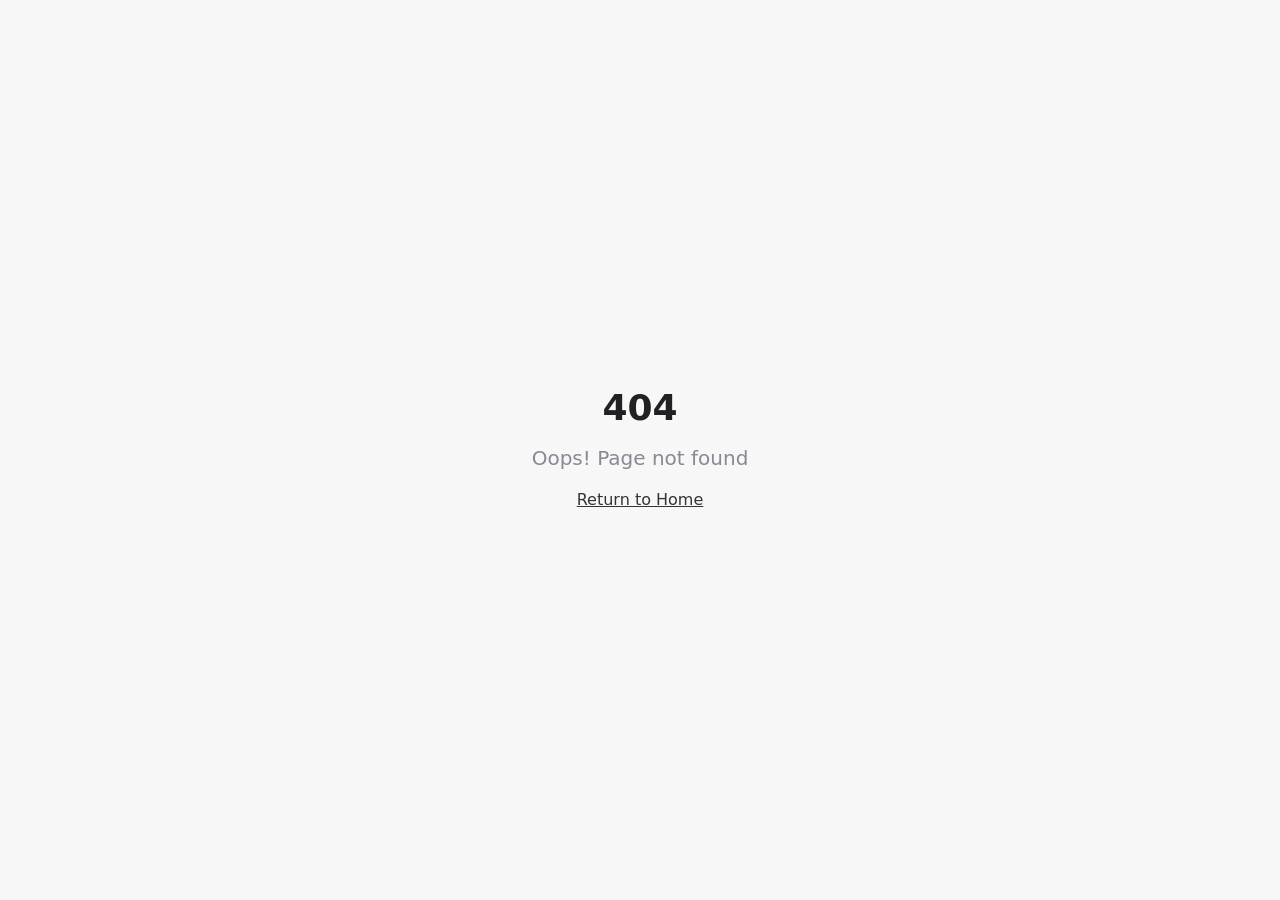
<file: index.html>
<!doctype html>
<html lang="en">
  <head>
    <meta charset="UTF-8" />
    <meta name="viewport" content="width=device-width, initial-scale=1.0" />
    <title>Alvin Ekelund</title>
    <meta name="description" content="Alvin Ekelund. M.S. in Data Science at Harvard, Boston. AI research and engineering, with work in interpretability, LLM evaluation, agent systems and graphics.">
    <meta name="author" content="Alvin Ekelund" />
    <meta name="keywords" content="Alvin Ekelund, AI research, interpretability, LLM evaluation, machine learning, portfolio" />

    <link rel="icon" href="/favicon.svg" type="image/svg+xml" />
    <link rel="alternate icon" href="/favicon.ico" sizes="16x16 32x32 48x48" />
    <link rel="apple-touch-icon" href="/apple-touch-icon.png" />

    <meta property="og:type" content="website" />
    <meta property="og:url" content="https://alvinekelund.com" />
    <meta property="og:title" content="Alvin Ekelund" />
    <meta property="og:description" content="Alvin Ekelund. M.S. in Data Science at Harvard, Boston. AI research and engineering, with work in interpretability, LLM evaluation, agent systems and graphics." />
    <meta property="og:image" content="https://alvinekelund.com/hero-profile.png" />
    <meta name="twitter:card" content="summary" />
    <meta name="twitter:title" content="Alvin Ekelund" />
    <meta name="twitter:description" content="Alvin Ekelund. M.S. in Data Science at Harvard, Boston. AI research and engineering, with work in interpretability, LLM evaluation, agent systems and graphics." />
    <meta name="twitter:image" content="https://alvinekelund.com/hero-profile.png" />
    <script type="module" crossorigin src="/assets/index-DmsJ_-jW.js"></script>
    <link rel="stylesheet" crossorigin href="/assets/index-Dgtzt25T.css">
  </head>

  <body>
    <div id="root"></div>
  </body>
</html>
</file>
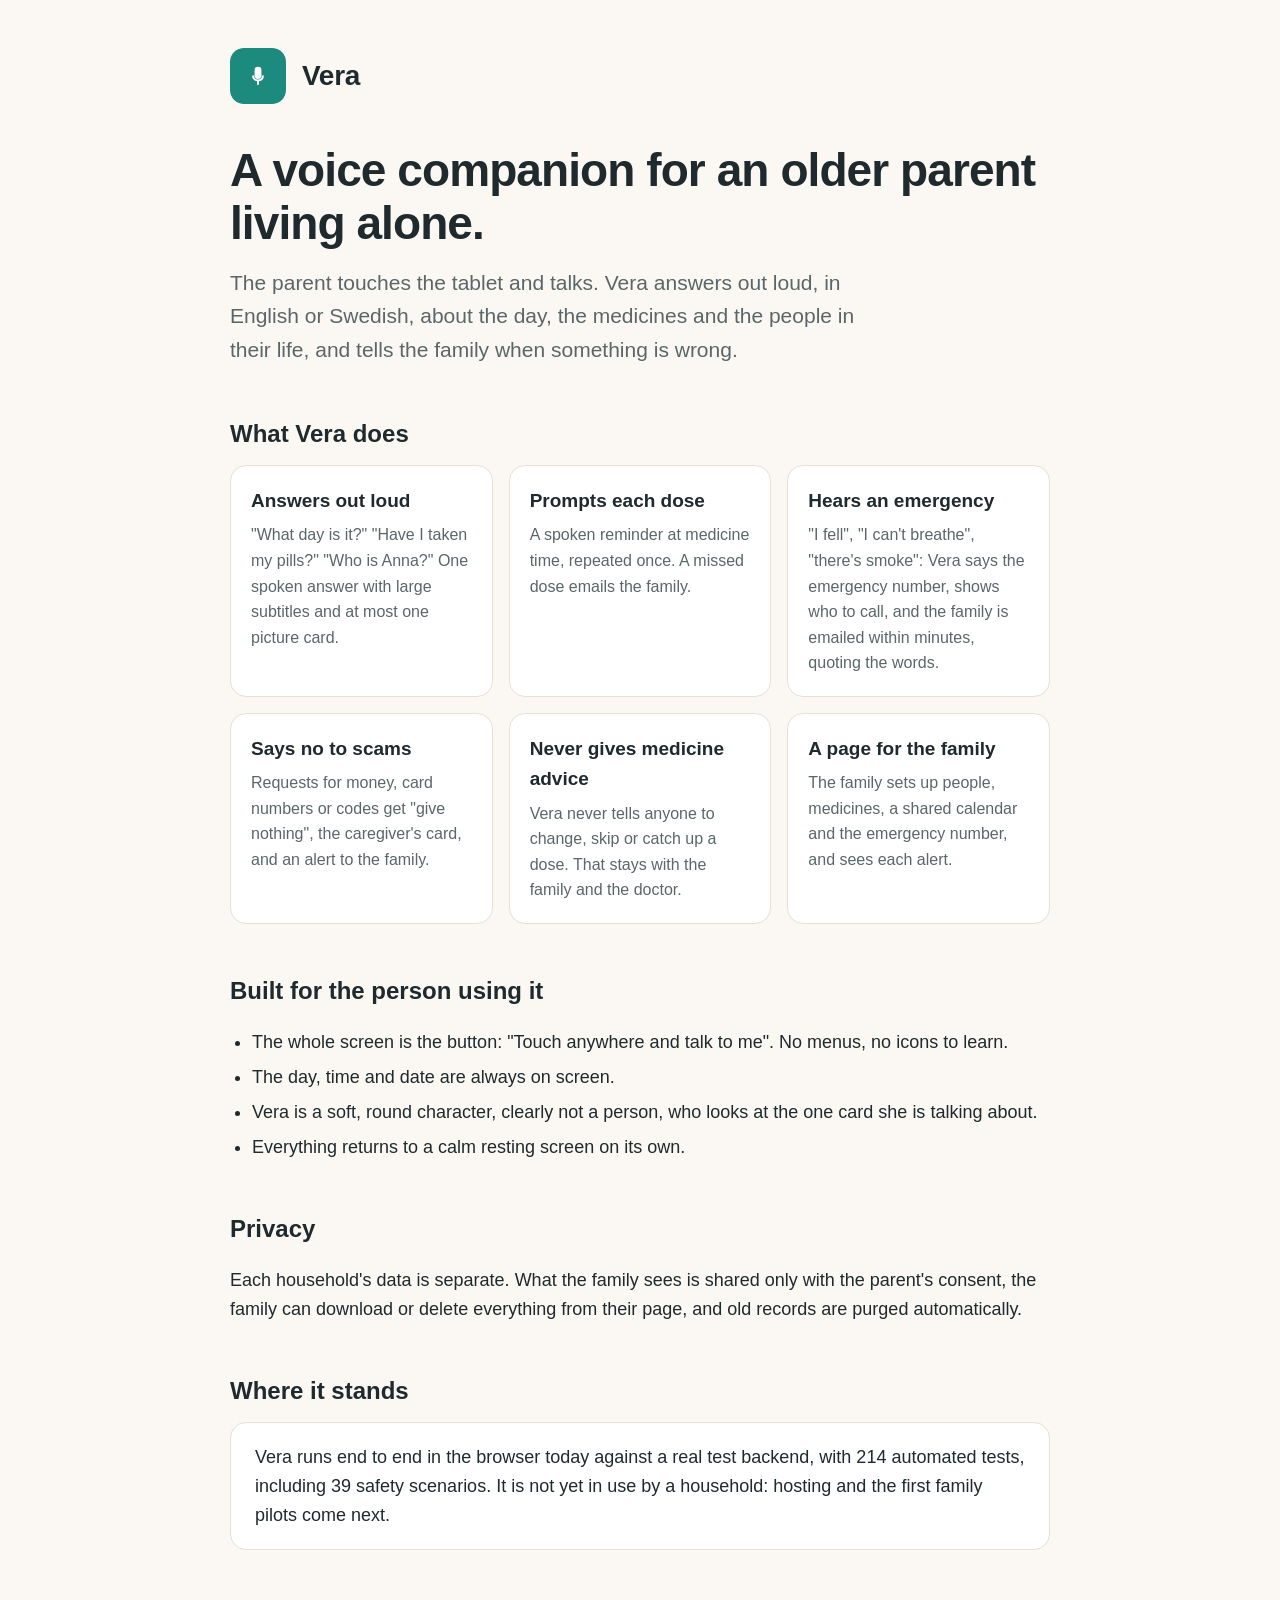
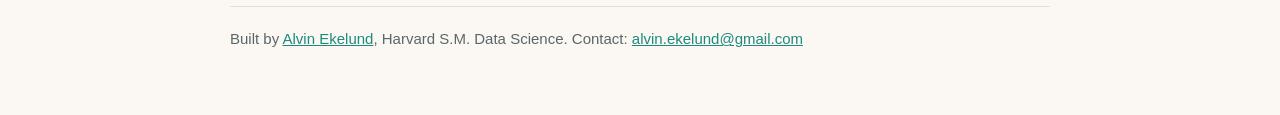
<file: vera/index.html>
<!doctype html>
<html lang="en">
<head>
<meta charset="utf-8">
<meta name="viewport" content="width=device-width, initial-scale=1">
<title>Vera: a voice companion for an older parent</title>
<meta name="description" content="Vera is an AI companion for an older parent living alone. The parent talks to a tablet; Vera answers out loud about the day, the medicines and the people in their life, and tells the family when something is wrong.">
<meta property="og:title" content="Vera: a voice companion for an older parent">
<meta property="og:description" content="Touch the tablet and talk. Vera answers out loud, prompts each dose, and emails the family when a dose is missed or she hears &quot;I fell&quot;.">
<meta property="og:image" content="https://alvinekelund.com/vera/icon-512.png">
<link rel="icon" href="icon.svg" type="image/svg+xml">
<style>
  :root { --bg:#fbf8f3; --ink:#1f2a2e; --muted:#5b6669; --accent:#1c8a7d; --card:#ffffff; --line:#e6e0d6; }
  @media (prefers-color-scheme: dark) {
    :root { --bg:#121718; --ink:#eef2f1; --muted:#a3adad; --accent:#3cb5a5; --card:#1b2224; --line:#2b3437; }
  }
  * { box-sizing:border-box; }
  body { margin:0; background:var(--bg); color:var(--ink); font:18px/1.6 -apple-system, BlinkMacSystemFont, "Segoe UI", Roboto, sans-serif; }
  main { max-width:860px; margin:0 auto; padding:48px 20px 64px; }
  header { display:flex; align-items:center; gap:16px; }
  header img { width:56px; height:56px; border-radius:14px; }
  header span { font-size:28px; font-weight:700; letter-spacing:-.01em; }
  h1 { font-size:clamp(30px, 6vw, 46px); line-height:1.15; margin:40px 0 16px; letter-spacing:-.02em; }
  .lede { font-size:21px; color:var(--muted); margin:0 0 32px; max-width:640px; }
  h2 { font-size:24px; margin:48px 0 12px; }
  .grid { display:grid; grid-template-columns:repeat(auto-fit, minmax(240px, 1fr)); gap:16px; }
  .card { background:var(--card); border:1px solid var(--line); border-radius:16px; padding:20px; }
  .card b { display:block; font-size:19px; margin-bottom:6px; }
  .card p { margin:0; color:var(--muted); font-size:16px; }
  .quote { border-left:4px solid var(--accent); padding:4px 0 4px 16px; margin:12px 0; }
  ul { padding-left:22px; } li { margin:6px 0; }
  .status { background:var(--card); border:1px solid var(--line); border-radius:16px; padding:20px 24px; }
  a { color:var(--accent); }
  footer { margin-top:56px; color:var(--muted); font-size:15px; border-top:1px solid var(--line); padding-top:20px; }
</style>
</head>
<body>
<main>
  <header><img src="icon.svg" alt=""><span>Vera</span></header>

  <h1>A voice companion for an older parent living alone.</h1>
  <p class="lede">The parent touches the tablet and talks. Vera answers out loud, in English or Swedish, about
  the day, the medicines and the people in their life, and tells the family when something is wrong.</p>

  <h2>What Vera does</h2>
  <div class="grid">
    <div class="card"><b>Answers out loud</b><p>"What day is it?" "Have I taken my pills?" "Who is Anna?" One spoken answer with large subtitles and at most one picture card.</p></div>
    <div class="card"><b>Prompts each dose</b><p>A spoken reminder at medicine time, repeated once. A missed dose emails the family.</p></div>
    <div class="card"><b>Hears an emergency</b><p>"I fell", "I can't breathe", "there's smoke": Vera says the emergency number, shows who to call, and the family is emailed within minutes, quoting the words.</p></div>
    <div class="card"><b>Says no to scams</b><p>Requests for money, card numbers or codes get "give nothing", the caregiver's card, and an alert to the family.</p></div>
    <div class="card"><b>Never gives medicine advice</b><p>Vera never tells anyone to change, skip or catch up a dose. That stays with the family and the doctor.</p></div>
    <div class="card"><b>A page for the family</b><p>The family sets up people, medicines, a shared calendar and the emergency number, and sees each alert.</p></div>
  </div>

  <h2>Built for the person using it</h2>
  <ul>
    <li>The whole screen is the button: "Touch anywhere and talk to me". No menus, no icons to learn.</li>
    <li>The day, time and date are always on screen.</li>
    <li>Vera is a soft, round character, clearly not a person, who looks at the one card she is talking about.</li>
    <li>Everything returns to a calm resting screen on its own.</li>
  </ul>

  <h2>Privacy</h2>
  <p>Each household's data is separate. What the family sees is shared only with the parent's consent, the family
  can download or delete everything from their page, and old records are purged automatically.</p>

  <h2>Where it stands</h2>
  <div class="status">
    <p style="margin:0">Vera runs end to end in the browser today against a real test backend, with 214 automated tests, including 39 safety
    scenarios. It is not yet in use by a household: hosting and the first family pilots come next.</p>
  </div>

  <footer>
    Built by <a href="https://alvinekelund.com">Alvin Ekelund</a>, Harvard S.M. Data Science.
    Contact: <a href="mailto:alvin.ekelund@gmail.com">alvin.ekelund@gmail.com</a>
  </footer>
</main>
</body>
</html>
</file>
